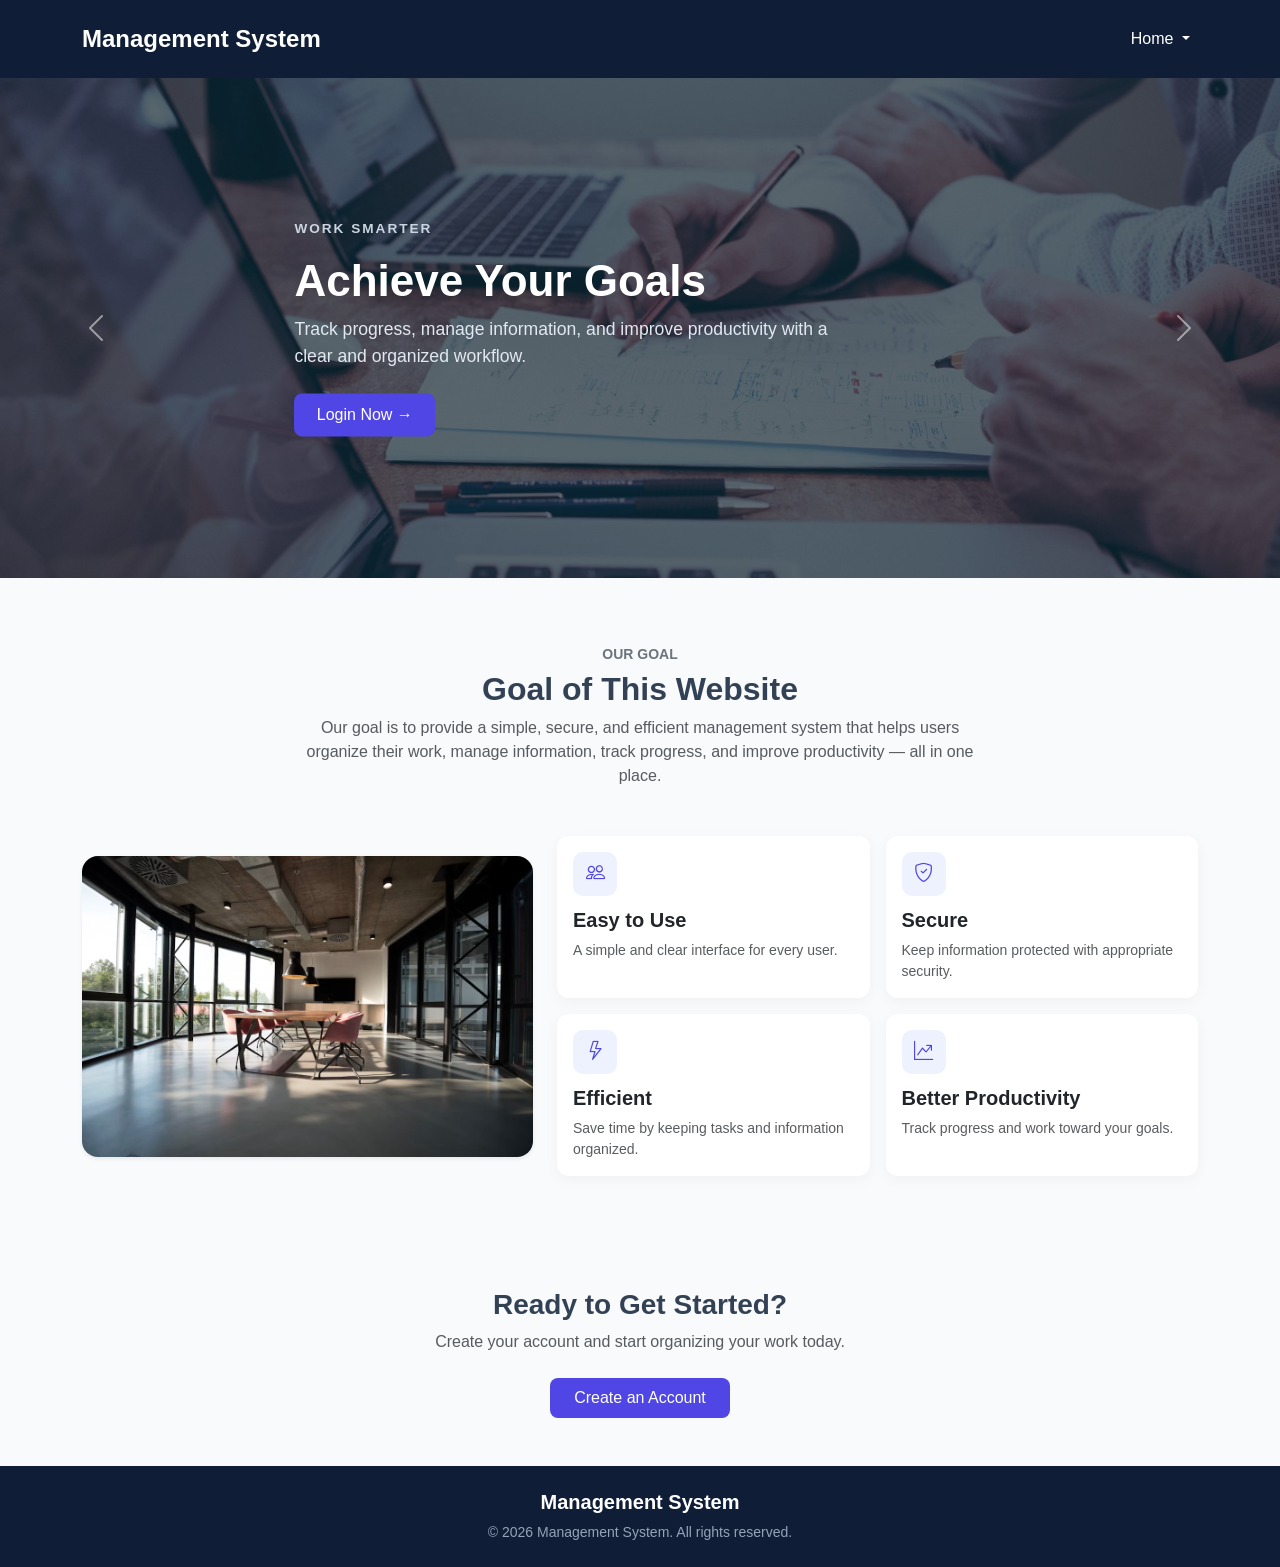
<file: index.html>
<!DOCTYPE html>
<html lang="vi">
<head>
  <meta charset="UTF-8">
  <meta name="viewport" content="width=device-width, initial-scale=1.0">
  <title>Management System</title>
  <link href="https://cdn.jsdelivr.net/npm/bootstrap@5.3.0/dist/css/bootstrap.min.css" rel="stylesheet">
  <link href="https://cdn.jsdelivr.net/npm/bootstrap-icons@1.10.5/font/bootstrap-icons.css" rel="stylesheet">
  <link rel="stylesheet" href="style.css">
</head>
<body>

  <nav class="navbar navbar-expand-lg navbar-custom py-3">
    <div class="container">
      <a class="navbar-brand fw-bold fs-4" href="index.html">Management System</a>
      <button class="navbar-toggler text-white" type="button" data-bs-toggle="collapse" data-bs-target="#navbarNav">
        <span class="navbar-toggler-icon"></span>
      </button>

      <div class="collapse navbar-collapse justify-content-end" id="navbarNav">
        <ul class="navbar-nav">
          <li class="nav-item dropdown">
            <a class="nav-link dropdown-toggle text-white" href="#" id="navbarDropdown" role="button" data-bs-toggle="dropdown">
              Home
            </a>
            <ul class="dropdown-menu dropdown-menu-end">
              <li><a class="dropdown-item" href="login.html">Login</a></li>
              <li><a class="dropdown-item" href="#">Sign Up</a></li>
              <li><a class="dropdown-item" href="#">Help</a></li>
            </ul>
          </li>
        </ul>
      </div>
    </div>
  </nav>

  <div id="heroCarousel" class="carousel slide hero-carousel" data-bs-ride="carousel">
    <div class="carousel-inner">
      <div class="carousel-item active" style="background-image: url('resources/photo-1454165804606-c3d57bc86b40.avif');">
        <div class="carousel-caption">
          <p class="hero-subtitle">WORK SMARTER</p>
          <h1 class="hero-title">Achieve Your Goals</h1>
          <p class="hero-desc">Track progress, manage information, and improve productivity with a clear and organized workflow.</p>
          <a href="login.html" class="btn btn-primary-custom">Login Now &rarr;</a>
        </div>
      </div>
      <div class="carousel-item" style="background-image: url('resources/photo-1521737711867-e3b97375f902.avif');">
        <div class="carousel-caption">
          <p class="hero-subtitle">WORK TOGETHER</p>
          <h1 class="hero-title">Better Team Collaboration</h1>
          <p class="hero-desc">Keep your team connected, organize responsibilities, and manage tasks in one convenient place.</p>
          <a href="#" class="btn btn-primary-custom">Join Us &rarr;</a>
        </div>
      </div>
      <div class="carousel-item" style="background-image: url('resources/photo-1497366754035-f200968a6e72.avif');">
        <div class="carousel-caption">
          <p class="hero-subtitle">WELCOME TO OUR PLATFORM</p>
          <h1 class="hero-title">Management Made Simple</h1>
          <p class="hero-desc">Simplify your work, stay organized, and achieve more with our easy-to-use management system.</p>
          <a href="#" class="btn btn-primary-custom">Get Started &rarr;</a>
        </div>
      </div>
    </div>
    <button class="carousel-control-prev" type="button" data-bs-target="#heroCarousel" data-bs-slide="prev">
      <span class="carousel-control-prev-icon"></span>
    </button>
    <button class="carousel-control-next" type="button" data-bs-target="#heroCarousel" data-bs-slide="next">
      <span class="carousel-control-next-icon"></span>
    </button>
  </div>

  <section class="py-5 my-3">
    <div class="container">
      <div class="text-center mb-5">
        <span class="text-uppercase text-secondary fw-bold small">OUR GOAL</span>
        <h2 class="fw-bold mt-1">Goal of This Website</h2>
        <p class="text-muted mx-auto" style="max-width: 700px;">
          Our goal is to provide a simple, secure, and efficient management system that helps users organize their work, manage information, track progress, and improve productivity — all in one place.
        </p>
      </div>

      <div class="row g-4 align-items-center">
        <div class="col-lg-5">
          <img src="resources/photo-1497366811353-6870744d04b2.avif" alt="Conference Room" class="img-fluid rounded-4 shadow-sm">
        </div>
        <div class="col-lg-7">
          <div class="row g-3">
            <div class="col-md-6">
              <div class="card p-3 feature-card h-100">
                <div class="icon-box"><i class="bi bi-people"></i></div>
                <h5 class="fw-bold">Easy to Use</h5>
                <p class="text-muted small mb-0">A simple and clear interface for every user.</p>
              </div>
            </div>
            <div class="col-md-6">
              <div class="card p-3 feature-card h-100">
                <div class="icon-box"><i class="bi bi-shield-check"></i></div>
                <h5 class="fw-bold">Secure</h5>
                <p class="text-muted small mb-0">Keep information protected with appropriate security.</p>
              </div>
            </div>
            <div class="col-md-6">
              <div class="card p-3 feature-card h-100">
                <div class="icon-box"><i class="bi bi-lightning"></i></div>
                <h5 class="fw-bold">Efficient</h5>
                <p class="text-muted small mb-0">Save time by keeping tasks and information organized.</p>
              </div>
            </div>
            <div class="col-md-6">
              <div class="card p-3 feature-card h-100">
                <div class="icon-box"><i class="bi bi-graph-up-arrow"></i></div>
                <h5 class="fw-bold">Better Productivity</h5>
                <p class="text-muted small mb-0">Track progress and work toward your goals.</p>
              </div>
            </div>
          </div>
        </div>
      </div>
    </div>
  </section>

  <section class="py-5 text-center">
    <div class="container">
      <h3 class="fw-bold">Ready to Get Started?</h3>
      <p class="text-muted mb-4">Create your account and start organizing your work today.</p>
      <a href="login.html" class="btn btn-primary-custom px-4 py-2">Create an Account</a>
    </div>
  </section>

  <footer class="text-center py-4">
    <div class="container">
      <h5 class="fw-bold text-white mb-2">Management System</h5>
      <p class="small mb-0">&copy; 2026 Management System. All rights reserved.</p>
    </div>
  </footer>

  <script src="https://cdn.jsdelivr.net/npm/bootstrap@5.3.0/dist/js/bootstrap.bundle.min.js"></script>
</body>
</html>
</file>
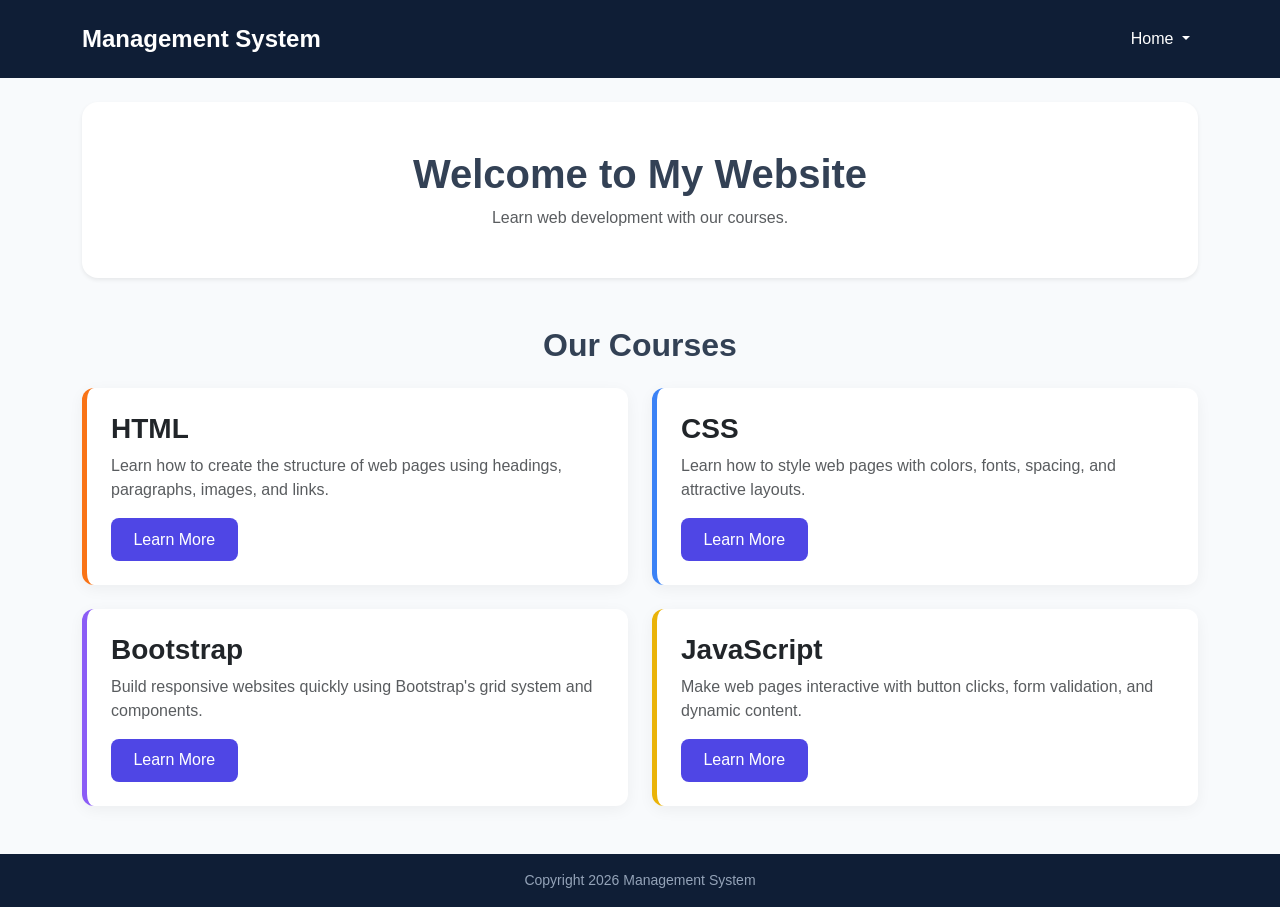
<file: home.html>
<!DOCTYPE html>
<html lang="vi">
<head>
  <meta charset="UTF-8">
  <meta name="viewport" content="width=device-width, initial-scale=1.0">
  <title>Home - Management System</title>
  <link href="https://cdn.jsdelivr.net/npm/bootstrap@5.3.0/dist/css/bootstrap.min.css" rel="stylesheet">
  <link rel="stylesheet" href="style.css">
</head>
<body class="d-flex flex-column min-vh-100 justify-content-between">

  <nav class="navbar navbar-expand-lg navbar-custom py-3">
    <div class="container">
      <a class="navbar-brand fw-bold fs-4" href="index.html">Management System</a>
      <div class="ms-auto">
        <ul class="navbar-nav">
          <li class="nav-item dropdown">
            <a class="nav-link dropdown-toggle text-white" href="#" id="navbarDropdown" role="button" data-bs-toggle="dropdown">
              Home
            </a>
            <ul class="dropdown-menu dropdown-menu-end">
              <li><a class="dropdown-item" href="index.html">Logout</a></li>
            </ul>
          </li>
        </ul>
      </div>
    </div>
  </nav>

  <div class="container mt-4">
    <div class="bg-white p-5 rounded-4 shadow-sm text-center">
      <h1 class="fw-bold">Welcome to My Website</h1>
      <p class="text-muted mb-0">Learn web development with our courses.</p>
    </div>
  </div>

  <div class="container my-5">
    <h2 class="text-center fw-bold mb-4">Our Courses</h2>

    <div class="row g-4">
      <div class="col-md-6">
        <div class="card p-4 course-card border-html h-100">
          <h3 class="fw-bold">HTML</h3>
          <p class="text-muted">Learn how to create the structure of web pages using headings, paragraphs, images, and links.</p>
          <div class="mt-auto">
            <button class="btn btn-primary-custom open-modal-btn" 
                    data-title="HTML" 
                    data-desc="HTML stands for HyperText Markup Language. It creates the structure of a web page using headings, paragraphs, images, and links.">
              Learn More
            </button>
          </div>
        </div>
      </div>

      <div class="col-md-6">
        <div class="card p-4 course-card border-css h-100">
          <h3 class="fw-bold">CSS</h3>
          <p class="text-muted">Learn how to style web pages with colors, fonts, spacing, and attractive layouts.</p>
          <div class="mt-auto">
            <button class="btn btn-primary-custom open-modal-btn" 
                    data-title="CSS" 
                    data-desc="CSS stands for Cascading Style Sheets. It controls the appearance of web pages, including colors, fonts, spacing, and layouts.">
              Learn More
            </button>
          </div>
        </div>
      </div>

      <div class="col-md-6">
        <div class="card p-4 course-card border-bootstrap h-100">
          <h3 class="fw-bold">Bootstrap</h3>
          <p class="text-muted">Build responsive websites quickly using Bootstrap's grid system and components.</p>
          <div class="mt-auto">
            <button class="btn btn-primary-custom open-modal-btn" 
                    data-title="Bootstrap" 
                    data-desc="Bootstrap is a front-end framework. It provides ready-made components and a responsive grid system to build websites quickly.">
              Learn More
            </button>
          </div>
        </div>
      </div>

      <div class="col-md-6">
        <div class="card p-4 course-card border-js h-100">
          <h3 class="fw-bold">JavaScript</h3>
          <p class="text-muted">Make web pages interactive with button clicks, form validation, and dynamic content.</p>
          <div class="mt-auto">
            <button class="btn btn-primary-custom open-modal-btn" 
                    data-title="JavaScript" 
                    data-desc="JavaScript is a programming language that makes web pages interactive. It can handle button clicks, form validation, popups, and dynamic content.">
              Learn More
            </button>
          </div>
        </div>
      </div>
    </div>
  </div>

  <div class="modal fade" id="dynamicCourseModal" tabindex="-1">
    <div class="modal-dialog modal-dialog-centered">
      <div class="modal-content p-2">
        <div class="modal-header border-0 pb-0">
          <h5 class="modal-title fw-bold">Course Details</h5>
        </div>
        <div class="modal-body">
          <h4 class="fw-bold" id="modalCourseTitle">Title</h4>
          <p class="text-muted" id="modalCourseDesc">Description...</p>
        </div>
        <div class="modal-footer border-0">
          <button type="button" class="btn btn-secondary px-4" data-bs-dismiss="modal">Close</button>
        </div>
      </div>
    </div>
  </div>

  <footer class="text-center py-3">
    <div class="container">
      <p class="small mb-0">Copyright 2026 Management System</p>
    </div>
  </footer>

  <script src="https://cdn.jsdelivr.net/npm/bootstrap@5.3.0/dist/js/bootstrap.bundle.min.js"></script>

  <script>
    document.addEventListener('DOMContentLoaded', function () {
      const courseModal = new bootstrap.Modal(document.getElementById('dynamicCourseModal'));
      const modalTitle = document.getElementById('modalCourseTitle');
      const modalDesc = document.getElementById('modalCourseDesc');

      document.querySelectorAll('.open-modal-btn').forEach(button => {
        button.addEventListener('click', function () {
          modalTitle.textContent = this.getAttribute('data-title');
          modalDesc.textContent = this.getAttribute('data-desc');
          courseModal.show();
        });
      });
    });
  </script>
</body>
</html>
</file>
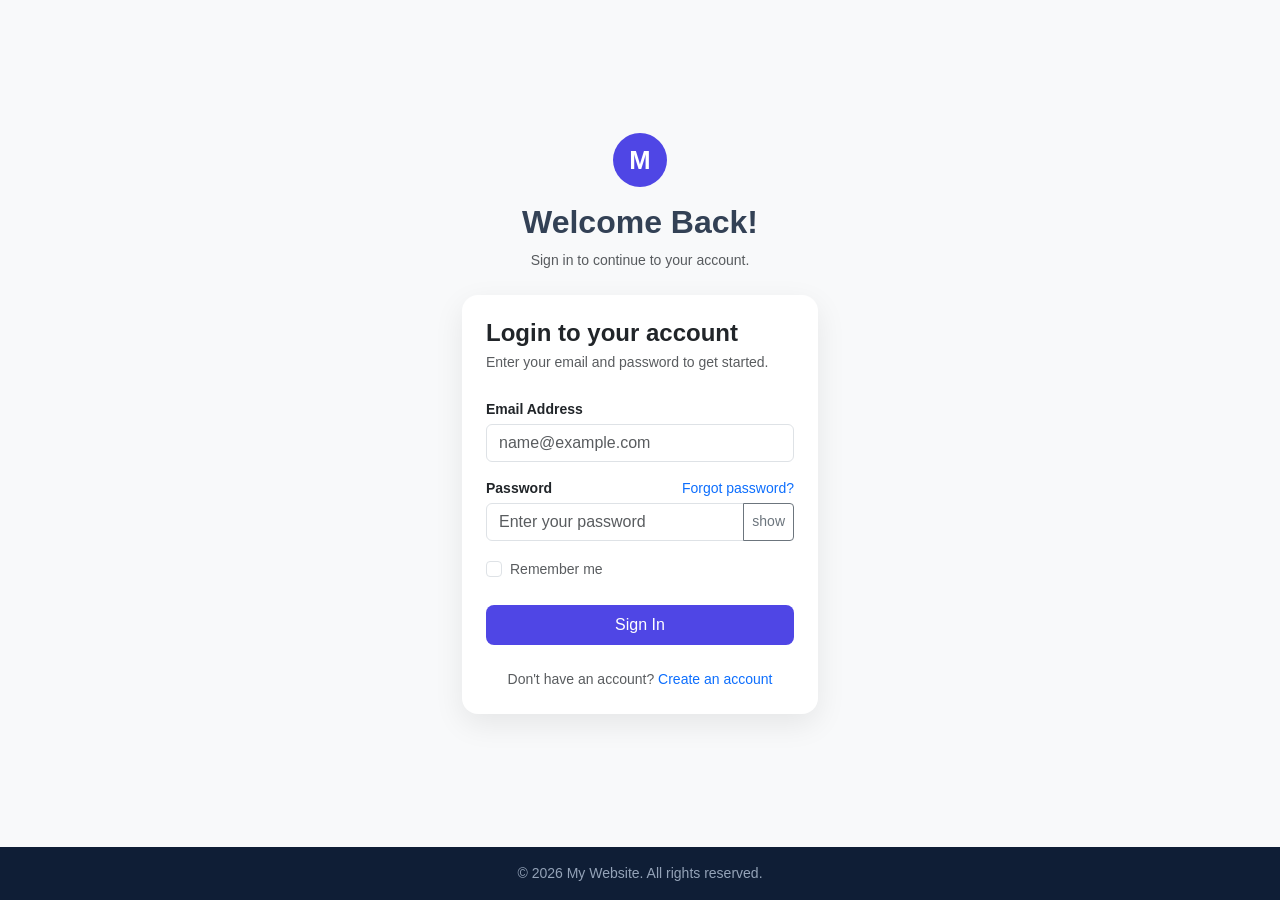
<file: login.html>
<!DOCTYPE html>
<html lang="vi">
<head>
  <meta charset="UTF-8">
  <meta name="viewport" content="width=device-width, initial-scale=1.0">
  <title>Login - Management System</title>
  <link href="https://cdn.jsdelivr.net/npm/bootstrap@5.3.0/dist/css/bootstrap.min.css" rel="stylesheet">
  <link rel="stylesheet" href="style.css">
</head>
<body class="d-flex flex-column min-vh-100 justify-content-between bg-light">

  <div class="container my-auto py-5">
    <div class="text-center mb-4">
      <div class="brand-icon">M</div>
      <h2 class="fw-bold">Welcome Back!</h2>
      <p class="text-muted small">Sign in to continue to your account.</p>
    </div>

    <div class="row justify-content-center">
      <div class="col-md-5 col-lg-4">
        <div class="card p-4 login-card bg-white">
          <h4 class="fw-bold mb-1">Login to your account</h4>
          <p class="text-muted small mb-4">Enter your email and password to get started.</p>

          <form id="loginForm">
            <div class="mb-3">
              <label class="form-label small fw-bold mb-1">Email Address</label>
              <input type="email" class="form-control" placeholder="name@example.com" required>
            </div>

            <div class="mb-3">
              <div class="d-flex justify-content-between align-items-center mb-1">
                <label class="form-label small fw-bold mb-0">Password</label>
                <a href="#" class="small text-primary text-decoration-none">Forgot password?</a>
              </div>
              <div class="input-group">
                <input type="password" id="passwordInput" class="form-control" placeholder="Enter your password" required>
                <button class="btn btn-outline-secondary btn-sm" type="button" id="toggleBtn">show</button>
              </div>
            </div>

            <div class="form-check mb-4">
              <input class="form-check-input" type="checkbox" id="rememberMe">
              <label class="form-check-label small text-muted" for="rememberMe">Remember me</label>
            </div>

            <button type="submit" class="btn btn-primary-custom w-100 py-2">Sign In</button>
          </form>

          <p class="text-center small text-muted mt-4 mb-0">
            Don't have an account? <a href="#" class="text-primary text-decoration-none">Create an account</a>
          </p>
        </div>
      </div>
    </div>
  </div>

  <footer class="text-center py-3">
    <div class="container">
      <p class="small mb-0">&copy; 2026 My Website. All rights reserved.</p>
    </div>
  </footer>

  <script>
    const passwordInput = document.getElementById('passwordInput');
    const toggleBtn = document.getElementById('toggleBtn');

    toggleBtn.addEventListener('click', function() {
      if (passwordInput.type === 'password') {
        passwordInput.type = 'text';
        toggleBtn.textContent = 'hide';
      } else {
        passwordInput.type = 'password';
        toggleBtn.textContent = 'show';
      }
    });

    document.getElementById('loginForm').addEventListener('submit', function(e) {
      e.preventDefault();
      alert('Login successful!');
      window.location.href = 'home.html';
    });
  </script>
</body>
</html>
</file>
<file: style.css>
:root {
  --primary-color: #4f46e5;
  --primary-hover: #4338ca;
  --dark-navy: #0f1e36;
}

body {
  font-family: 'Segoe UI', Tahoma, Geneva, Verdana, sans-serif;
  background-color: #f8fafc;
  color: #334155;
}

.navbar-custom {
  background-color: var(--dark-navy);
}

.navbar-custom .navbar-brand,
.navbar-custom .nav-link {
  color: #ffffff !important;
}

.hero-carousel .carousel-item {
  height: 500px;
  background-size: cover;
  background-position: center;
  position: relative;
}

.hero-carousel .carousel-item::before {
  content: '';
  position: absolute;
  top: 0; 
  left: 0; 
  right: 0; 
  bottom: 0;
  background: rgba(15, 23, 42, 0.65);
}

.hero-carousel .carousel-caption {
  top: 50%;
  transform: translateY(-50%);
  bottom: initial;
  text-align: left;
  max-width: 650px;
  padding-left: 8%;
}

.hero-subtitle {
  text-transform: uppercase;
  font-size: 0.85rem;
  letter-spacing: 2px;
  color: #cbd5e1;
  font-weight: 600;
}

.hero-title {
  font-size: 2.75rem;
  font-weight: 700;
  color: #ffffff;
}

.hero-desc {
  color: #e2e8f0;
  font-size: 1.1rem;
  margin-bottom: 1.5rem;
}

.btn-primary-custom {
  background-color: var(--primary-color);
  color: #fff;
  border: none;
  border-radius: 8px;
  padding: 0.6rem 1.4rem;
  font-weight: 500;
  transition: all 0.2s;
}

.btn-primary-custom:hover {
  background-color: var(--primary-hover);
  color: #fff;
}

.feature-card {
  border: none;
  border-radius: 12px;
  box-shadow: 0 4px 15px rgba(0, 0, 0, 0.04);
  background: #fff;
}

.icon-box {
  width: 44px;
  height: 44px;
  border-radius: 10px;
  background-color: #eef2ff;
  color: var(--primary-color);
  display: flex;
  align-items: center;
  justify-content: center;
  font-size: 1.2rem;
  margin-bottom: 0.75rem;
}

.course-card {
  border: none;
  border-left: 5px solid transparent;
  border-radius: 12px;
  box-shadow: 0 4px 15px rgba(0, 0, 0, 0.05);
  background: #fff;
  transition: transform 0.2s ease;
}

.course-card:hover {
  transform: translateY(-3px);
}

.course-card.border-html { 
  border-left-color: #f97316; 
}

.course-card.border-css { 
  border-left-color: #3b82f6; 
}

.course-card.border-bootstrap { 
  border-left-color: #8b5cf6; 
}

.course-card.border-js { 
  border-left-color: #eab308; 
}

.login-card {
  border-radius: 16px;
  border: none;
  box-shadow: 0 10px 30px rgba(0, 0, 0, 0.08);
}

.brand-icon {
  width: 54px;
  height: 54px;
  background-color: var(--primary-color);
  color: #ffffff;
  border-radius: 50%;
  display: flex;
  align-items: center;
  justify-content: center;
  font-size: 1.6rem;
  font-weight: 700;
  margin: 0 auto 1rem;
}

footer {
  background-color: var(--dark-navy);
  color: #94a3b8;
}
</file>
